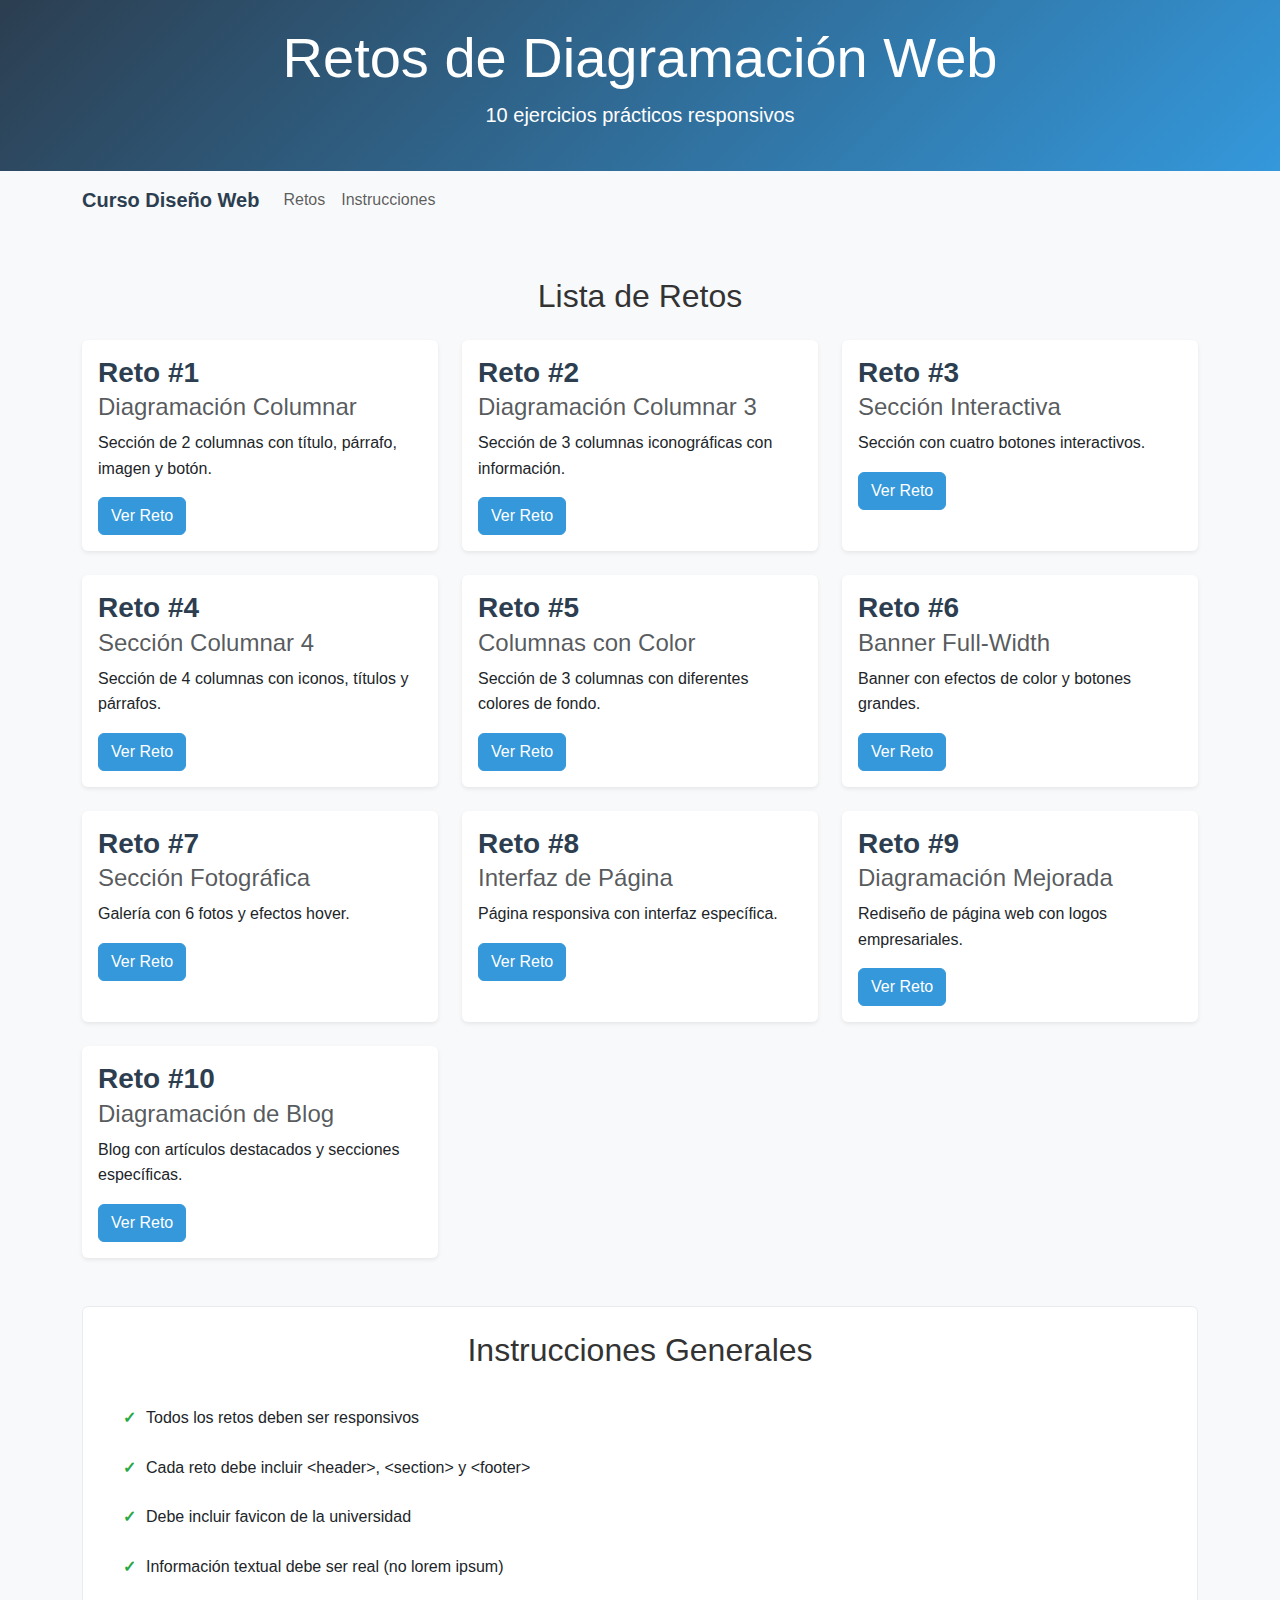
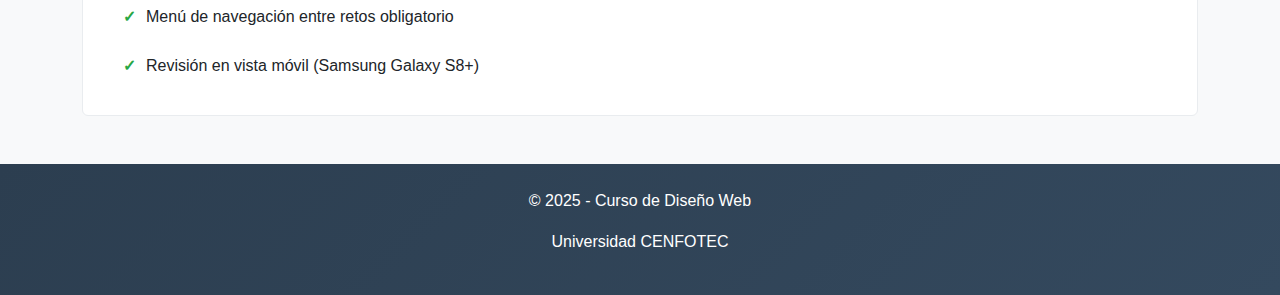
<file: Tarea2/index.html>
<!DOCTYPE html>
<html lang="es">
<head>
    <meta charset="UTF-8">
    <meta name="viewport" content="width=device-width, initial-scale=1.0">
    <title>Retos de Diagramación Web - Curso Diseño Web</title>
    <!-- Bootstrap 5 CDN -->
    <link href="https://cdn.jsdelivr.net/npm/bootstrap@5.3.0/dist/css/bootstrap.min.css" rel="stylesheet">
    <link rel="stylesheet" href="css/index.css">
    <link href="imagenes/favicon.png" rel="icon">
</head>
<body>
    <header class="main-header bg-dark text-white py-4">
        <div class="container text-center">
            <h1 class="display-4">Retos de Diagramación Web</h1>
            <p class="lead">10 ejercicios prácticos responsivos</p>
        </div>
    </header>

    <nav class="navbar navbar-expand-lg navbar-light bg-light sticky-top">
        <div class="container">
            <a class="navbar-brand" href="#">Curso Diseño Web</a>
            <button class="navbar-toggler" type="button" data-bs-toggle="collapse" data-bs-target="#navbarNav">
                <span class="navbar-toggler-icon"></span>
            </button>
            <div class="collapse navbar-collapse" id="navbarNav">
                <ul class="navbar-nav">
                    <li class="nav-item"><a class="nav-link" href="#retos">Retos</a></li>
                    <li class="nav-item"><a class="nav-link" href="#instrucciones">Instrucciones</a></li>
                </ul>
            </div>
        </div>
    </nav>

    <main class="container my-5" id="retos">
        <h2 class="text-center mb-4">Lista de Retos</h2>
        <div class="row g-4">
            <!-- Reto 1 -->
            <div class="col-md-6 col-lg-4">
                <div class="card h-100 shadow-sm">
                    <div class="card-body">
                        <h3 class="card-title">Reto #1</h3>
                        <h4 class="card-subtitle mb-2 text-muted">Diagramación Columnar</h4>
                        <p class="card-text">Sección de 2 columnas con título, párrafo, imagen y botón.</p>
                        <a href="reto1.html" class="btn btn-primary">Ver Reto</a>
                    </div>
                </div>
            </div>
            
            <!-- Reto 2 -->
            <div class="col-md-6 col-lg-4">
                <div class="card h-100 shadow-sm">
                    <div class="card-body">
                        <h3 class="card-title">Reto #2</h3>
                        <h4 class="card-subtitle mb-2 text-muted">Diagramación Columnar 3</h4>
                        <p class="card-text">Sección de 3 columnas iconográficas con información.</p>
                        <a href="reto2.html" class="btn btn-primary">Ver Reto</a>
                    </div>
                </div>
            </div>
            
            <!-- Reto 3 -->
            <div class="col-md-6 col-lg-4">
                <div class="card h-100 shadow-sm">
                    <div class="card-body">
                        <h3 class="card-title">Reto #3</h3>
                        <h4 class="card-subtitle mb-2 text-muted">Sección Interactiva</h4>
                        <p class="card-text">Sección con cuatro botones interactivos.</p>
                        <a href="reto3.html" class="btn btn-primary">Ver Reto</a>
                    </div>
                </div>
            </div>
            
            <!-- Reto 4 -->
            <div class="col-md-6 col-lg-4">
                <div class="card h-100 shadow-sm">
                    <div class="card-body">
                        <h3 class="card-title">Reto #4</h3>
                        <h4 class="card-subtitle mb-2 text-muted">Sección Columnar 4</h4>
                        <p class="card-text">Sección de 4 columnas con iconos, títulos y párrafos.</p>
                        <a href="reto4.html" class="btn btn-primary">Ver Reto</a>
                    </div>
                </div>
            </div>
            
            <!-- Reto 5 -->
            <div class="col-md-6 col-lg-4">
                <div class="card h-100 shadow-sm">
                    <div class="card-body">
                        <h3 class="card-title">Reto #5</h3>
                        <h4 class="card-subtitle mb-2 text-muted">Columnas con Color</h4>
                        <p class="card-text">Sección de 3 columnas con diferentes colores de fondo.</p>
                        <a href="reto5.html" class="btn btn-primary">Ver Reto</a>
                    </div>
                </div>
            </div>
            
            <!-- Reto 6 -->
            <div class="col-md-6 col-lg-4">
                <div class="card h-100 shadow-sm">
                    <div class="card-body">
                        <h3 class="card-title">Reto #6</h3>
                        <h4 class="card-subtitle mb-2 text-muted">Banner Full-Width</h4>
                        <p class="card-text">Banner con efectos de color y botones grandes.</p>
                        <a href="reto6.html" class="btn btn-primary">Ver Reto</a>
                    </div>
                </div>
            </div>
            
            <!-- Reto 7 -->
            <div class="col-md-6 col-lg-4">
                <div class="card h-100 shadow-sm">
                    <div class="card-body">
                        <h3 class="card-title">Reto #7</h3>
                        <h4 class="card-subtitle mb-2 text-muted">Sección Fotográfica</h4>
                        <p class="card-text">Galería con 6 fotos y efectos hover.</p>
                        <a href="reto7.html" class="btn btn-primary">Ver Reto</a>
                    </div>
                </div>
            </div>
            
            <!-- Reto 8 -->
            <div class="col-md-6 col-lg-4">
                <div class="card h-100 shadow-sm">
                    <div class="card-body">
                        <h3 class="card-title">Reto #8</h3>
                        <h4 class="card-subtitle mb-2 text-muted">Interfaz de Página</h4>
                        <p class="card-text">Página responsiva con interfaz específica.</p>
                        <a href="reto8.html" class="btn btn-primary">Ver Reto</a>
                    </div>
                </div>
            </div>
            
            <!-- Reto 9 -->
            <div class="col-md-6 col-lg-4">
                <div class="card h-100 shadow-sm">
                    <div class="card-body">
                        <h3 class="card-title">Reto #9</h3>
                        <h4 class="card-subtitle mb-2 text-muted">Diagramación Mejorada</h4>
                        <p class="card-text">Rediseño de página web con logos empresariales.</p>
                        <a href="reto9.html" class="btn btn-primary">Ver Reto</a>
                    </div>
                </div>
            </div>
            
            <!-- Reto 10 -->
            <div class="col-md-6 col-lg-4">
                <div class="card h-100 shadow-sm">
                    <div class="card-body">
                        <h3 class="card-title">Reto #10</h3>
                        <h4 class="card-subtitle mb-2 text-muted">Diagramación de Blog</h4>
                        <p class="card-text">Blog con artículos destacados y secciones específicas.</p>
                        <a href="reto10.html" class="btn btn-primary">Ver Reto</a>
                    </div>
                </div>
            </div>
        </div>
    </main>

    <section class="container my-5" id="instrucciones">
        <div class="bg-light p-4 rounded">
            <h2 class="text-center mb-4">Instrucciones Generales</h2>
            <ul class="list-group list-group-flush">
                <li class="list-group-item">Todos los retos deben ser responsivos</li>
                <li class="list-group-item">Cada reto debe incluir &lt;header&gt;, &lt;section&gt; y &lt;footer&gt;</li>
                <li class="list-group-item">Debe incluir favicon de la universidad</li>
                <li class="list-group-item">Información textual debe ser real (no lorem ipsum)</li>
                <li class="list-group-item">Menú de navegación entre retos obligatorio</li>
                <li class="list-group-item">Revisión en vista móvil (Samsung Galaxy S8+)</li>
            </ul>
        </div>
    </section>

    <footer class="bg-dark text-white py-4 mt-5">
        <div class="container text-center">
            <p>&copy; 2025 - Curso de Diseño Web</p>
            <p>Universidad CENFOTEC</p>
        </div>
    </footer>

    <!-- Bootstrap JS Bundle with Popper -->
    <script src="https://cdn.jsdelivr.net/npm/bootstrap@5.3.0/dist/js/bootstrap.bundle.min.js"></script>
</body>
</html>
</file>
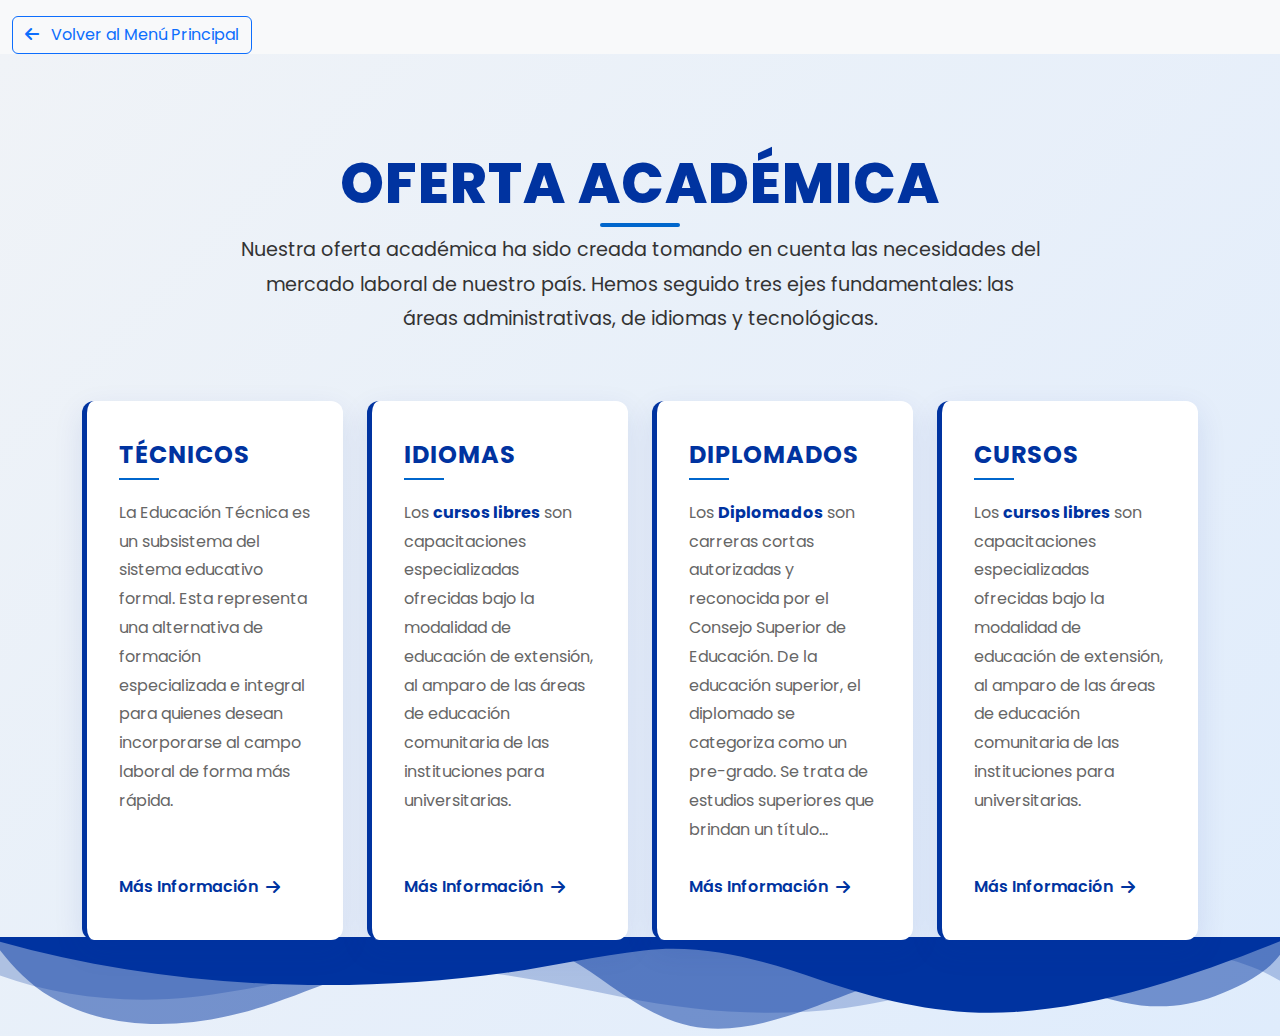
<file: Tarea2/reto3.html>
<!DOCTYPE html>
<html lang="es">
<head>
    <meta charset="UTF-8">
    <meta name="viewport" content="width=device-width, initial-scale=1.0">
    <title>Oferta Académica | Universidad Cenfotec</title>
    <link href="https://fonts.googleapis.com/css2?family=Poppins:wght@400;600;700;800&display=swap" rel="stylesheet">
    <link href="https://cdnjs.cloudflare.com/ajax/libs/font-awesome/6.4.0/css/all.min.css" rel="stylesheet">
    <link href="https://cdnjs.cloudflare.com/ajax/libs/bootstrap/5.3.0/css/bootstrap.min.css" rel="stylesheet">
    <link rel="stylesheet" href="css/reto3.css">
    <link rel="icon" href="imagenes/favicon.png">
</head>
<body>
    <!-- Botón de regreso al index colocado al inicio del body -->
    <div class="container-fluid mt-3">
        <div class="row">
            <div class="col-12">
                <a href="index.html" class="btn btn-outline-primary">
                    <i class="fas fa-arrow-left me-2"></i> Volver al Menú Principal
                </a>
            </div>
        </div>
    </div>

    <section class="academic-section">
        <div class="container">
            <header class="section-header">
                <h1 class="section-title">OFERTA ACADÉMICA</h1>
                <p class="section-subtitle">Nuestra oferta académica ha sido creada tomando en cuenta las necesidades del mercado laboral de nuestro país. Hemos seguido tres ejes fundamentales: las áreas administrativas, de idiomas y tecnológicas.</p>
            </header>

            <div class="row button-row g-4">
                <!-- Técnicos -->
                <div class="col-md-6 col-lg-3">
                    <a href="https://ucenfotec.ac.cr/" target="_blank" class="academic-button">
                        <div class="button-content">
                            <h3 class="button-title">TÉCNICOS</h3>
                            <p class="button-description">La Educación Técnica es un subsistema del sistema educativo formal. Esta representa una alternativa de formación especializada e integral para quienes desean incorporarse al campo laboral de forma más rápida.</p>
                            <div class="button-link-container">
                                <span class="button-link">Más Información</span>
                                <i class="fas fa-arrow-right icon-course" aria-hidden="true"></i>
                            </div>
                        </div>
                    </a>
                </div>

                <!-- Idiomas -->
                <div class="col-md-6 col-lg-3">
                    <a href="https://ucenfotec.ac.cr/" target="_blank" class="academic-button">
                        <div class="button-content">
                            <h3 class="button-title">IDIOMAS</h3>
                            <p class="button-description">Los <strong>cursos libres</strong> son capacitaciones especializadas ofrecidas bajo la modalidad de educación de extensión, al amparo de las áreas de educación comunitaria de las instituciones para universitarias.</p>
                            <div class="button-link-container">
                                <span class="button-link">Más Información</span>
                                <i class="fas fa-arrow-right icon-course" aria-hidden="true"></i>
                            </div>
                        </div>
                    </a>
                </div>

                <!-- Diplomados -->
                <div class="col-md-6 col-lg-3">
                    <a href="https://ucenfotec.ac.cr/" target="_blank" class="academic-button">
                        <div class="button-content">
                            <h3 class="button-title">DIPLOMADOS</h3>
                            <p class="button-description">Los <strong>Diplomados</strong> son carreras cortas autorizadas y reconocida por el Consejo Superior de Educación. De la educación superior, el diplomado se categoriza como un pre-grado. Se trata de estudios superiores que brindan un título...</p>
                            <div class="button-link-container">
                                <span class="button-link">Más Información</span>
                                <i class="fas fa-arrow-right icon-course" aria-hidden="true"></i>
                            </div>
                        </div>
                    </a>
                </div>

                <!-- Cursos -->
                <div class="col-md-6 col-lg-3">
                    <a href="https://ucenfotec.ac.cr/" target="_blank" class="academic-button">
                        <div class="button-content">
                            <h3 class="button-title">CURSOS</h3>
                            <p class="button-description">Los <strong>cursos libres</strong> son capacitaciones especializadas ofrecidas bajo la modalidad de educación de extensión, al amparo de las áreas de educación comunitaria de las instituciones para universitarias.</p>
                            <div class="button-link-container">
                                <span class="button-link">Más Información</span>
                                <i class="fas fa-arrow-right icon-course" aria-hidden="true"></i>
                            </div>
                        </div>
                    </a>
                </div>
            </div>
        </div>
        <div class="wave-decoration"></div>
    </section>

    <script src="https://cdnjs.cloudflare.com/ajax/libs/bootstrap/5.3.0/js/bootstrap.bundle.min.js"></script>
</body>
</html>
</file>
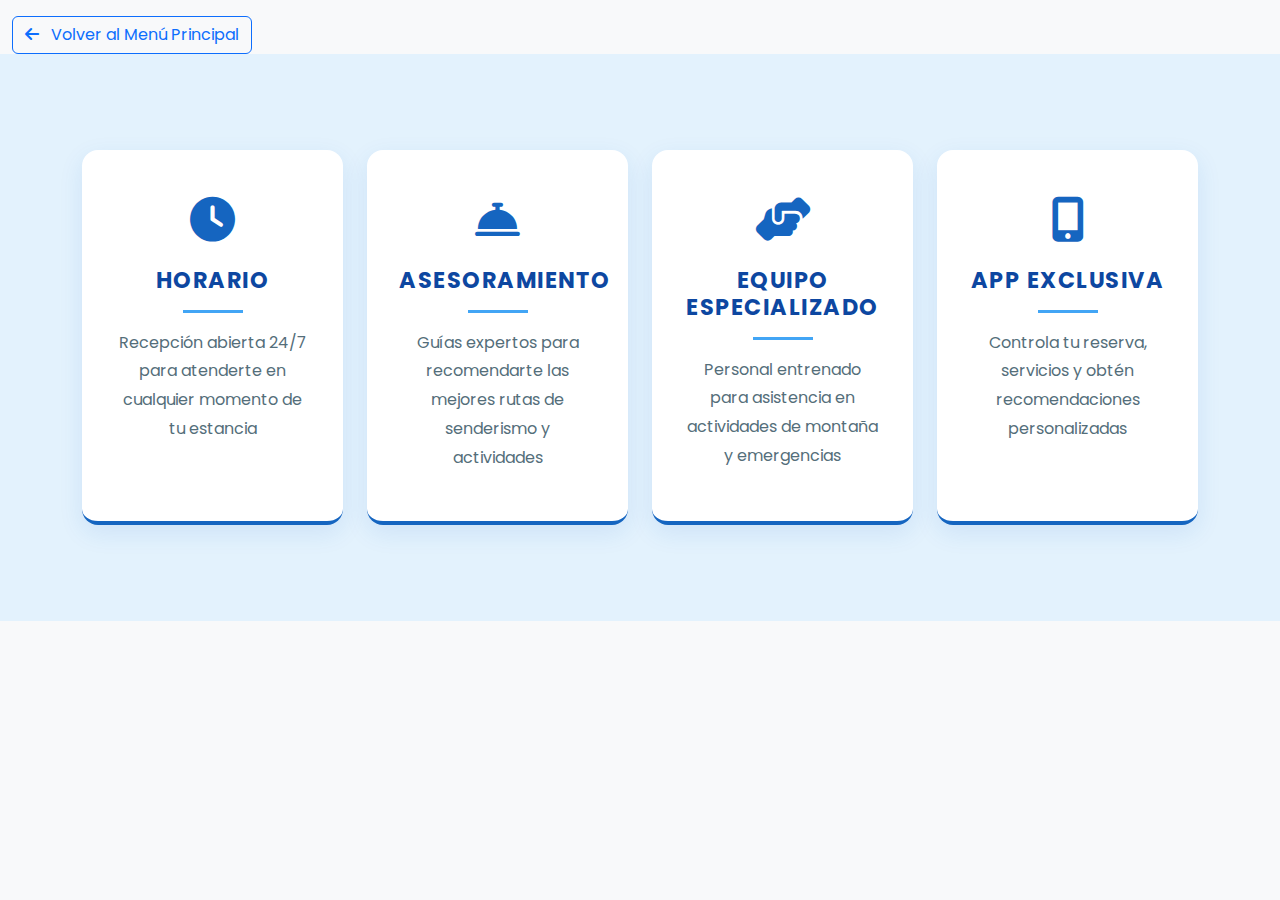
<file: Tarea2/reto4.html>
<!DOCTYPE html>
<html lang="es">
<head>
    <meta charset="UTF-8">
    <meta name="viewport" content="width=device-width, initial-scale=1.0">
    <title>Servicios | Hotel Montaña Azul</title>
    <link href="https://fonts.googleapis.com/css2?family=Poppins:wght@300;400;600;700&display=swap" rel="stylesheet">
    <link href="https://cdnjs.cloudflare.com/ajax/libs/font-awesome/6.4.0/css/all.min.css" rel="stylesheet">
    <link href="https://cdnjs.cloudflare.com/ajax/libs/bootstrap/5.3.0/css/bootstrap.min.css" rel="stylesheet">
    <link rel="stylesheet" href="css/reto4.css">
    <link href="imagenes/favicon.png" rel="icon">
</head>
<body>
    <!-- Botón de regreso al index -->
    <div class="container-fluid mt-3">
        <div class="row">
            <div class="col-12">
                <a href="index.html" class="btn btn-outline-primary">
                    <i class="fas fa-arrow-left me-2"></i> Volver al Menú Principal
                </a>
            </div>
        </div>
    </div>

    <section class="services-section">
        <div class="container">
            <div class="row justify-content-center g-4">
                <!-- Columna 1: Horario -->
                <div class="col-md-8 col-lg-6 col-xl-3">
                    <div class="service-card text-center">
                        <i class="fas fa-clock service-icon mb-4"></i>
                        <h3 class="service-title">HORARIO</h3>
                        <div class="divider my-3"></div>
                        <p class="service-description">Recepción abierta 24/7 para atenderte en cualquier momento de tu estancia</p>
                    </div>
                </div>

                <!-- Columna 2: Asesoramiento -->
                <div class="col-md-8 col-lg-6 col-xl-3">
                    <div class="service-card text-center">
                        <i class="fas fa-concierge-bell service-icon mb-4"></i>
                        <h3 class="service-title">ASESORAMIENTO</h3>
                        <div class="divider my-3"></div>
                        <p class="service-description">Guías expertos para recomendarte las mejores rutas de senderismo y actividades</p>
                    </div>
                </div>

                <!-- Columna 3: Equipo -->
                <div class="col-md-8 col-lg-6 col-xl-3">
                    <div class="service-card text-center">
                        <i class="fas fa-hands-helping service-icon mb-4"></i>
                        <h3 class="service-title">EQUIPO ESPECIALIZADO</h3>
                        <div class="divider my-3"></div>
                        <p class="service-description">Personal entrenado para asistencia en actividades de montaña y emergencias</p>
                    </div>
                </div>

                <!-- Columna 4: App -->
                <div class="col-md-8 col-lg-6 col-xl-3">
                    <div class="service-card text-center">
                        <i class="fas fa-mobile-alt service-icon mb-4"></i>
                        <h3 class="service-title">APP EXCLUSIVA</h3>
                        <div class="divider my-3"></div>
                        <p class="service-description">Controla tu reserva, servicios y obtén recomendaciones personalizadas</p>
                    </div>
                </div>
            </div>
        </div>
    </section>

    <script src="https://cdnjs.cloudflare.com/ajax/libs/bootstrap/5.3.0/js/bootstrap.bundle.min.js"></script>
</body>
</html>
</file>
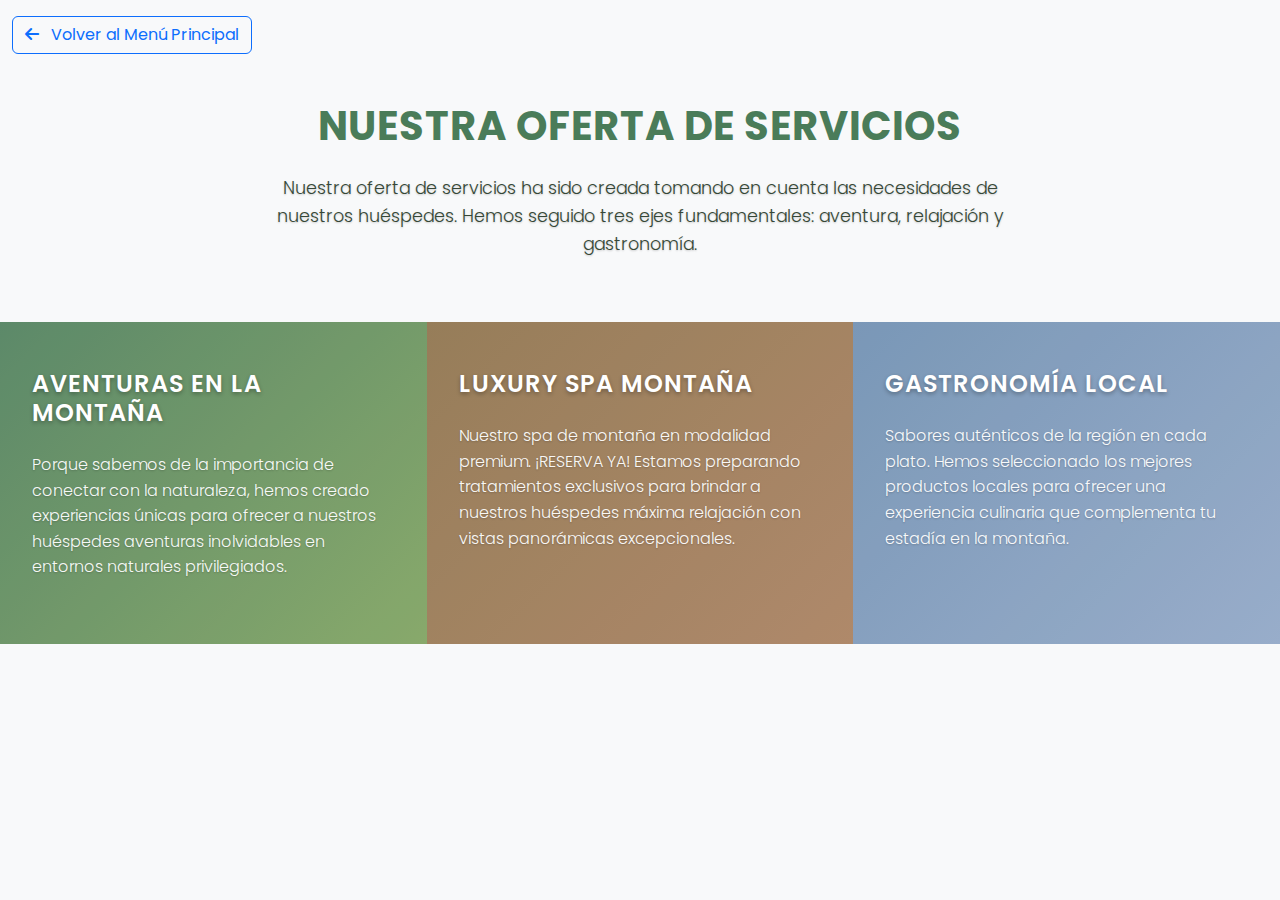
<file: Tarea2/reto5.html>
<!DOCTYPE html>
<html lang="es">
<head>
  <meta charset="UTF-8">
  <meta name="viewport" content="width=device-width, initial-scale=1.0">
  <title>Hotel Montaña Encantada</title>
  <link href="https://cdnjs.cloudflare.com/ajax/libs/bootstrap/5.3.0/css/bootstrap.min.css" rel="stylesheet">
  <link href="https://cdnjs.cloudflare.com/ajax/libs/font-awesome/6.4.0/css/all.min.css" rel="stylesheet">
  <link rel="stylesheet" href="css/reto5.css">
  <link href="https://fonts.googleapis.com/css2?family=Poppins:wght@400;500;600;700&display=swap" rel="stylesheet">
  <link href="imagenes/favicon.png" rel="icon">
</head>
<body>
  <!-- Botón de regreso al index -->
  <div class="container-fluid mt-3">
    <div class="row">
      <div class="col-12">
        <a href="index.html" class="btn btn-outline-primary">
          <i class="fas fa-arrow-left me-2"></i> Volver al Menú Principal
        </a>
      </div>
    </div>
  </div>

  <div class="header">
    <h1>NUESTRA OFERTA DE SERVICIOS</h1>
    <p>Nuestra oferta de servicios ha sido creada tomando en cuenta las necesidades de nuestros huéspedes. Hemos seguido tres ejes fundamentales: aventura, relajación y gastronomía.</p>
  </div>

  <div class="columnas">
    <div class="columna naturaleza">
      <h3>AVENTURAS EN LA MONTAÑA</h3>
      <p>Porque sabemos de la importancia de conectar con la naturaleza, hemos creado experiencias únicas para ofrecer a nuestros huéspedes aventuras inolvidables en entornos naturales privilegiados.</p>
    </div>
    <div class="columna descanso">
      <h3>LUXURY SPA MONTAÑA</h3>
      <p>Nuestro spa de montaña en modalidad premium. ¡RESERVA YA! Estamos preparando tratamientos exclusivos para brindar a nuestros huéspedes máxima relajación con vistas panorámicas excepcionales.</p>
    </div>
    <div class="columna gastronomia">
      <h3>GASTRONOMÍA LOCAL</h3>
      <p>Sabores auténticos de la región en cada plato. Hemos seleccionado los mejores productos locales para ofrecer una experiencia culinaria que complementa tu estadía en la montaña.</p>
    </div>
  </div>

  <script src="https://cdnjs.cloudflare.com/ajax/libs/bootstrap/5.3.0/js/bootstrap.bundle.min.js"></script>
</body>
</html>
</file>
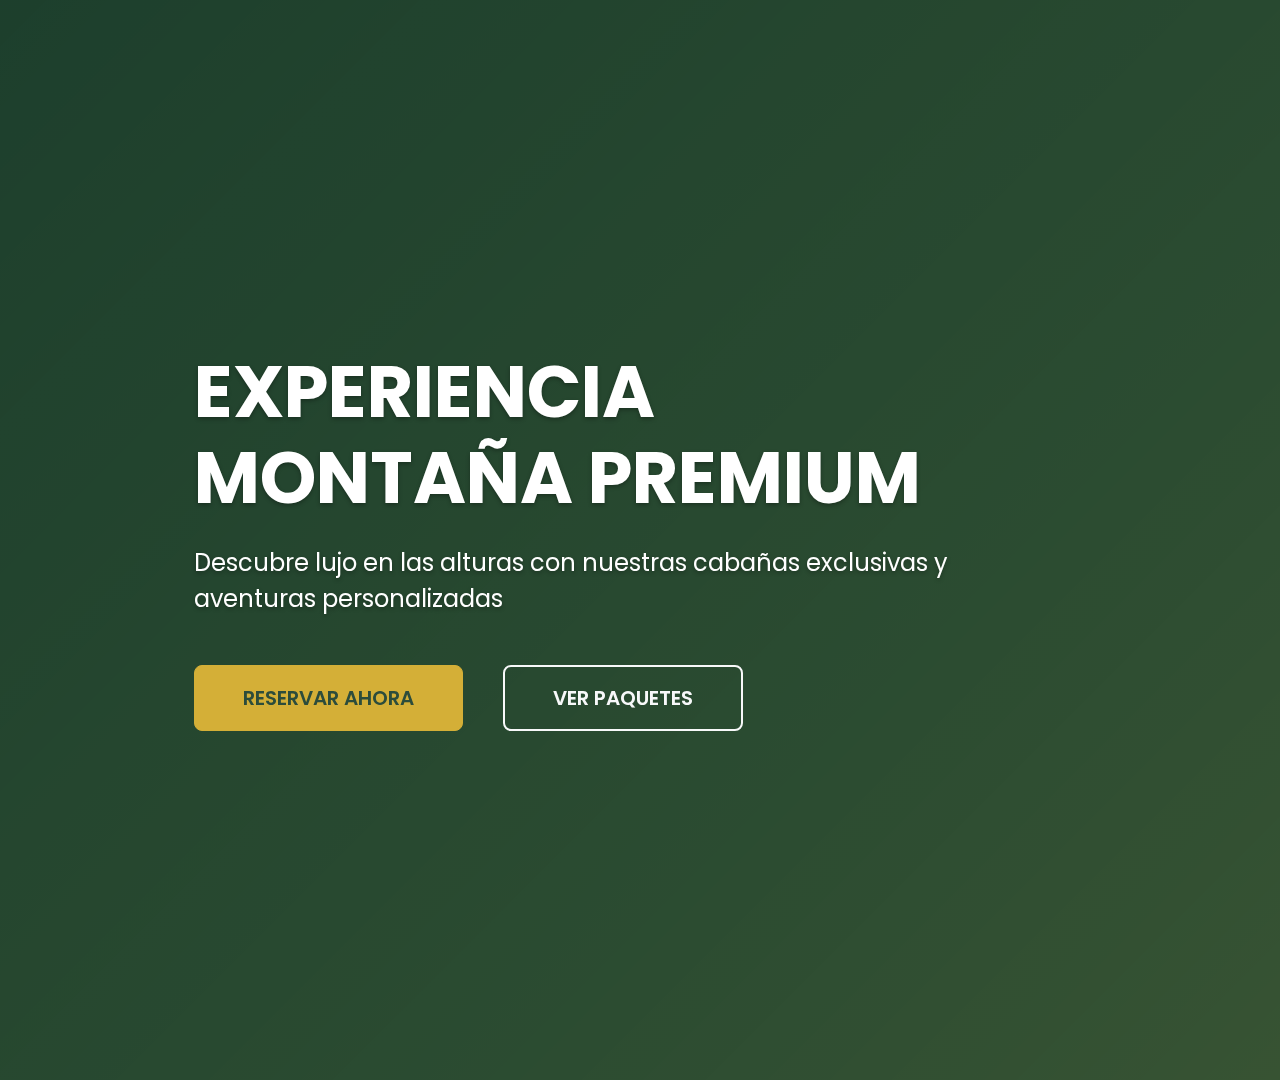
<file: Tarea2/reto6.html>
<!DOCTYPE html>
<html lang="es">
<head>
    <meta charset="UTF-8">
    <meta name="viewport" content="width=device-width, initial-scale=1.0">
    <title>Hotel Montaña Premium - Vive la Aventura</title>
    <link href="https://cdn.jsdelivr.net/npm/bootstrap@5.3.0/dist/css/bootstrap.min.css" rel="stylesheet">
    <link href="https://fonts.googleapis.com/css2?family=Poppins:wght@400;600;700&display=swap" rel="stylesheet">
    <link rel="stylesheet" href="css/reto6.css">
    <link href="imagenes/favicon.png" rel="icon">
</head>
<body>
    <!-- Banner Full Width -->
    <section class="mountain-banner">
        <div class="banner-overlay">
            <div class="container">
                <div class="banner-content">
                    <h1 class="banner-title">EXPERIENCIA MONTAÑA PREMIUM</h1>
                    <p class="banner-text">Descubre lujo en las alturas con nuestras cabañas exclusivas y aventuras personalizadas</p>
                    <div class="banner-buttons">
                        <button class="btn btn-primary btn-lg px-5 py-3 me-3">RESERVAR AHORA</button>
                        <button class="btn btn-outline-light btn-lg px-5 py-3">VER PAQUETES</button>
                    </div>
                </div>
            </div>
        </div>
    </section>

    <script src="https://cdn.jsdelivr.net/npm/bootstrap@5.3.0/dist/js/bootstrap.bundle.min.js"></script>
</body>
</html>
</file>
<file: Tarea2/css/index.css>
/* Estilos Generales */
* {
    margin: 0;
    padding: 0;
    box-sizing: border-box;
}

body {
    font-family: 'Segoe UI', Tahoma, Geneva, Verdana, sans-serif;
    background-color: #f8f9fa;
    color: #333;
    line-height: 1.6;
}

/* Header personalizado */
.main-header {
    background: linear-gradient(135deg, #2c3e50, #3498db) !important;
}

/* Efectos en las tarjetas */
.card {
    transition: transform 0.3s ease, box-shadow 0.3s ease;
    border: none;
}

.card:hover {
    transform: translateY(-5px);
    box-shadow: 0 8px 16px rgba(0, 0, 0, 0.15) !important;
}

/* Mejoras en los títulos de las tarjetas */
.card-title {
    color: #2c3e50;
    font-weight: 600;
}

.text-primary {
    color: #3498db !important;
}

/* Botones personalizados */
.btn-primary {
    background-color: #3498db;
    border-color: #3498db;
    font-weight: 500;
    transition: all 0.3s ease;
}

.btn-primary:hover {
    background-color: #2980b9;
    border-color: #2980b9;
    transform: translateY(-1px);
}

/* Navbar mejoras */
.navbar-brand {
    font-weight: 600;
    color: #2c3e50 !important;
}

.nav-link {
    font-weight: 500;
    transition: color 0.3s ease;
}

.nav-link:hover {
    color: #3498db !important;
}

/* Sección de instrucciones */
#instrucciones .bg-light {
    background-color: #ffffff !important;
    border: 1px solid #e9ecef;
}

.list-group-item {
    border: none;
    padding: 0.75rem 1rem;
    background-color: transparent;
}

.list-group-item:before {
    content: "✓";
    color: #28a745;
    font-weight: bold;
    margin-right: 10px;
}

/* Footer */
footer {
    background: linear-gradient(135deg, #2c3e50, #34495e) !important;
}

/* Responsive mejoras */
@media (max-width: 768px) {
    .main-header h1 {
        font-size: 2rem;
    }
    
    .main-header p {
        font-size: 1rem;
    }
    
    .card-body {
        padding: 1rem;
    }
}

@media (max-width: 576px) {
    .main-header h1 {
        font-size: 1.75rem;
    }
    
    .container {
        padding-left: 10px;
        padding-right: 10px;
    }
}

/* Animaciones adicionales */
@keyframes fadeInUp {
    from {
        opacity: 0;
        transform: translateY(30px);
    }
    to {
        opacity: 1;
        transform: translateY(0);
    }
}

.card {
    animation: fadeInUp 0.6s ease forwards;
}

.card:nth-child(1) { animation-delay: 0.1s; }
.card:nth-child(2) { animation-delay: 0.2s; }
.card:nth-child(3) { animation-delay: 0.3s; }
.card:nth-child(4) { animation-delay: 0.4s; }
.card:nth-child(5) { animation-delay: 0.5s; }
.card:nth-child(6) { animation-delay: 0.6s; }

/* Scroll smooth */
html {
    scroll-behavior: smooth;
}
</file>
<file: Tarea2/css/reto3.css>
:root {
    --primary-blue: #0033a0;
    --secondary-blue: #0066cc;
    --light-blue: #e6f2ff;
    --white: #ffffff;
    --text-dark: #333333;
    --text-light: #666666;
    --transition: all 0.3s ease;
    --box-shadow: 0 10px 30px rgba(0, 51, 160, 0.1);
    --border-radius: 12px;
}

body {
    font-family: 'Poppins', 'Segoe UI', sans-serif;
    background-color: #f8f9fa;
    color: var(--text-dark);
    line-height: 1.7;
    margin: 0;
    padding: 0;
}

.academic-section {
    padding: 6rem 0;
    background: linear-gradient(135deg, #f8f9fa 0%, #e6f2ff 100%);
    position: relative;
    overflow: hidden;
}

.academic-section::before {
    content: "";
    position: absolute;
    top: 0;
    left: 0;
    width: 100%;
    height: 100%;
    background: url('data:image/svg+xml;utf8,<svg xmlns="http://www.w3.org/2000/svg" viewBox="0 0 100 100" preserveAspectRatio="none"><path fill="%230033a0" fill-opacity="0.03" d="M0,0 L100,0 L100,100 L0,100 Z"/></svg>');
    background-size: cover;
    z-index: 0;
}

.container {
    position: relative;
    z-index: 1;
}

.section-header {
    margin-bottom: 4rem;
    text-align: center;
    padding: 0 1rem;
}

.section-title {
    font-size: 3.5rem;
    font-weight: 800;
    color: var(--primary-blue);
    margin-bottom: 1rem;
    text-transform: uppercase;
    letter-spacing: 1px;
    position: relative;
    display: inline-block;
}

.section-title::after {
    content: "";
    position: absolute;
    bottom: -10px;
    left: 50%;
    transform: translateX(-50%);
    width: 80px;
    height: 4px;
    background: var(--secondary-blue);
    border-radius: 2px;
}

.section-subtitle {
    font-size: 1.2rem;
    color: var(--text-dark);
    max-width: 800px;
    margin: 0 auto;
    line-height: 1.8;
    font-weight: 400;
}

.button-row {
    justify-content: center;
}

.academic-button {
    display: block;
    height: 100%;
    background-color: var(--white);
    border: none;
    border-radius: var(--border-radius);
    padding: 2.5rem 2rem;
    text-decoration: none;
    color: var(--text-dark);
    transition: var(--transition);
    box-shadow: var(--box-shadow);
    position: relative;
    overflow: hidden;
    border-left: 5px solid var(--primary-blue);
    cursor: pointer;
}

.academic-button::before {
    content: "";
    position: absolute;
    top: 0;
    left: 0;
    width: 100%;
    height: 100%;
    background: linear-gradient(135deg, rgba(0, 51, 160, 0.05) 0%, rgba(0, 102, 204, 0.05) 100%);
    z-index: 0;
    opacity: 0;
    transition: var(--transition);
}

.academic-button:hover {
    transform: translateY(-8px);
    box-shadow: 0 15px 35px rgba(0, 51, 160, 0.15);
}

.academic-button:hover::before {
    opacity: 1;
}

.button-content {
    height: 100%;
    display: flex;
    flex-direction: column;
    position: relative;
    z-index: 1;
}

.button-title {
    font-size: 1.5rem;
    font-weight: 700;
    color: var(--primary-blue);
    margin-bottom: 1.2rem;
    position: relative;
    padding-bottom: 10px;
    text-transform: uppercase;
    letter-spacing: 1px;
}

.button-title::after {
    content: "";
    position: absolute;
    bottom: 0;
    left: 0;
    width: 40px;
    height: 2px;
    background: var(--secondary-blue);
    transition: var(--transition);
}

.academic-button:hover .button-title::after {
    width: 60px;
}

.button-description {
    color: var(--text-light);
    flex-grow: 1;
    margin-bottom: 1.8rem;
    line-height: 1.8;
    font-size: 1rem;
}

.button-description strong {
    font-weight: 700;
    color: var(--primary-blue);
}

.button-link-container {
    display: flex;
    align-items: center;
    gap: 8px;
}

.button-link {
    color: var(--primary-blue);
    font-weight: 600;
    text-decoration: none;
    transition: var(--transition);
    font-size: 1rem;
}

.icon-course {
    color: var(--primary-blue);
    transition: var(--transition);
}

.academic-button:hover .button-link {
    color: var(--secondary-blue);
}

.academic-button:hover .icon-course {
    transform: translateX(5px);
    color: var(--secondary-blue);
}

.wave-decoration {
    position: absolute;
    bottom: -1px;
    left: 0;
    width: 100%;
    height: 100px;
    background: url('data:image/svg+xml;utf8,<svg xmlns="http://www.w3.org/2000/svg" viewBox="0 0 1200 120" preserveAspectRatio="none"><path d="M0,0V46.29c47.79,22.2,103.59,32.17,158,28,70.36-5.37,136.33-33.31,206.8-37.5C438.64,32.43,512.34,53.67,583,72.05c69.27,18,138.3,24.88,209.4,13.08,36.15-6,69.85-17.84,104.45-29.34C989.49,25,1113-14.29,1200,52.47V0Z" opacity=".25" fill="%230033a0"></path><path d="M0,0V15.81C13,36.92,27.64,56.86,47.69,72.05,99.41,111.27,165,111,224.58,91.58c31.15-10.15,60.09-26.07,89.67-39.8,40.92-19,84.73-46,130.83-49.67,36.26-2.85,70.9,9.42,98.6,31.56,31.77,25.39,62.32,62,103.63,73,40.44,10.79,81.35-6.69,119.13-24.28s75.16-39,116.92-43.05c59.73-5.85,113.28,22.88,168.9,38.84,30.2,8.66,59,6.17,87.09-7.5,22.43-10.89,48-26.93,60.65-49.24V0Z" opacity=".5" fill="%230033a0"></path><path d="M0,0V5.63C149.93,59,314.09,71.32,475.83,42.57c43-7.64,84.23-20.12,127.61-26.46,59-8.63,112.48,12.24,165.56,35.4C827.93,77.22,886,95.24,951.2,90c86.53-7,172.46-45.71,248.8-84.81V0Z" fill="%230033a0"></path></svg>');
    background-size: cover;
    background-repeat: no-repeat;
    z-index: 0;
}

@media (max-width: 992px) {
    .section-title {
        font-size: 2.8rem;
    }
    
    .academic-button {
        padding: 2rem 1.5rem;
    }
}

@media (max-width: 768px) {
    .academic-section {
        padding: 4rem 0;
    }
    
    .section-title {
        font-size: 2.2rem;
    }
    
    .section-subtitle {
        font-size: 1.1rem;
    }
    
    .button-title {
        font-size: 1.3rem;
    }
    
    .button-description {
        font-size: 0.95rem;
    }
}
</file>
<file: Tarea2/css/reto4.css>
:root {
    --primary-blue: #1565c0;
    --secondary-blue: #42a5f5;
    --dark-blue: #0d47a1;
    --light-blue: #e3f2fd;
    --white: #ffffff;
    --text-dark: #212121;
    --text-light: #546e7a;
    --transition: all 0.3s ease;
    --box-shadow: 0 8px 25px rgba(21, 101, 192, 0.1);
}

body {
    font-family: 'Poppins', sans-serif;
    background-color: #f8f9fa;
    color: var(--text-dark);
    line-height: 1.6;
}

.services-section {
    padding: 6rem 0;
    background-color: var(--light-blue);
    position: relative;
    overflow: hidden;
}

.container {
    position: relative;
    z-index: 1;
}

.service-card {
    background-color: var(--white);
    border-radius: 16px;
    padding: 3rem 2rem;
    height: 100%;
    transition: var(--transition);
    box-shadow: var(--box-shadow);
    border-bottom: 4px solid var(--primary-blue);
    position: relative;
    overflow: hidden;
}

.service-card::before {
    content: '';
    position: absolute;
    top: 0;
    left: 0;
    width: 100%;
    height: 100%;
    background: linear-gradient(135deg, rgba(21, 101, 192, 0.03) 0%, rgba(66, 165, 245, 0.03) 100%);
    z-index: 0;
    opacity: 0;
    transition: var(--transition);
}

.service-card:hover {
    transform: translateY(-10px);
    box-shadow: 0 15px 30px rgba(21, 101, 192, 0.15);
}

.service-card:hover::before {
    opacity: 1;
}

.service-icon {
    font-size: 2.8rem;
    color: var(--primary-blue);
    margin-bottom: 1.5rem;
    transition: var(--transition);
    position: relative;
    z-index: 1;
}

.service-card:hover .service-icon {
    color: var(--secondary-blue);
    transform: rotate(10deg) scale(1.1);
}

.service-title {
    font-size: 1.4rem;
    font-weight: 700;
    color: var(--dark-blue);
    margin-bottom: 1rem;
    text-transform: uppercase;
    letter-spacing: 1.5px;
    position: relative;
    z-index: 1;
}

.divider {
    width: 60px;
    height: 3px;
    background: var(--secondary-blue);
    margin: 0 auto;
    transition: var(--transition);
}

.service-card:hover .divider {
    width: 80px;
    background: var(--primary-blue);
}

.service-description {
    color: var(--text-light);
    font-size: 1rem;
    line-height: 1.8;
    margin-bottom: 0;
    position: relative;
    z-index: 1;
}

@media (max-width: 1200px) {
    .service-card {
        padding: 2.5rem 1.5rem;
    }
}

@media (max-width: 992px) {
    .services-section {
        padding: 5rem 0;
    }
    
    .service-icon {
        font-size: 2.5rem;
    }
    
    .service-title {
        font-size: 1.3rem;
    }
}

@media (max-width: 768px) {
    .services-section {
        padding: 4rem 0;
    }
    
    .service-card {
        padding: 2rem 1.5rem;
        max-width: 400px;
        margin: 0 auto;
    }
    
    .service-icon {
        font-size: 2.2rem;
    }
    
    .service-title {
        font-size: 1.2rem;
    }
    
    .service-description {
        font-size: 0.95rem;
    }
}
</file>
<file: Tarea2/css/reto5.css>
:root {
  --verde-bosque: #4a7c59;
  --marron-cabana: #8b6f47;
  --azul-montana: #6b8caf;
  --texto-claro: #fefefe;
  --texto-oscuro: #2c3e2d;
  --dorado-calido: #c8a882;
  --verde-suave: #7ba05b;
  --terracota: #a67c5a;
}

body {
  font-family: 'Poppins', sans-serif;
  margin: 0;
  padding: 0;
  background-color: #f8f9fa;
  color: var(--texto-oscuro);
  line-height: 1.6;
}

.header {
  text-align: center;
  padding: 3rem 1rem;
  max-width: 800px;
  margin: 0 auto;
}

h1 {
  color: var(--verde-bosque);
  font-size: 2.5rem;
  margin-bottom: 1.5rem;
  font-weight: 700;
  text-transform: uppercase;
  letter-spacing: 1px;
}

.header p {
  font-size: 1.1rem;
  color: var(--texto-oscuro);
}

.columnas {
  display: flex;
  flex-wrap: wrap;
  margin: 0;
}

.columna {
  flex: 1;
  padding: 3rem 2rem;
  color: var(--texto-claro);
  box-sizing: border-box;
  min-width: 300px;
  transition: all 0.3s ease;
  position: relative;
  overflow: hidden;
}

.columna::before {
  content: '';
  position: absolute;
  top: 0;
  left: 0;
  width: 100%;
  height: 100%;
  background: rgba(255,255,255,0.1);
  z-index: 0;
}

.columna:hover {
  transform: scale(1.02);
  z-index: 1;
  box-shadow: 0 15px 35px rgba(0,0,0,0.15);
  filter: brightness(1.1);
}

/* Colores naturales mejorados */
.naturaleza {
  background: linear-gradient(135deg, var(--verde-bosque) 0%, var(--verde-suave) 100%);
}

.descanso {
  background: linear-gradient(135deg, var(--marron-cabana) 0%, var(--terracota) 100%);
}

.gastronomia {
  background: linear-gradient(135deg, var(--azul-montana) 0%, #8da4c4 100%);
}

h3 {
  margin-top: 0;
  font-weight: 600;
  color: #fff;
  font-size: 1.5rem;
  margin-bottom: 1.5rem;
  position: relative;
  z-index: 1;
  text-transform: uppercase;
  letter-spacing: 1px;
  text-shadow: 0 2px 4px rgba(0,0,0,0.3);
}

p {
  position: relative;
  z-index: 1;
  font-weight: 300;
  opacity: 0.95;
  text-shadow: 0 1px 2px rgba(0,0,0,0.2);
}

/* Responsivo para pantallas pequeñas */
@media (max-width: 768px) {
  .columna {
    flex: 100%;
    padding: 2rem 1.5rem;
  }
  
  h1 {
    font-size: 2rem;
  }
  
  .header p {
    font-size: 1rem;
  }
  
  h3 {
    font-size: 1.3rem;
  }
}

@media (max-width: 480px) {
  .header {
    padding: 2rem 1rem;
  }
  
  h1 {
    font-size: 1.8rem;
  }
  
  h3 {
    font-size: 1.2rem;
  }
}
</file>
<file: Tarea2/css/reto6.css>
:root {
    --primary-color: #2c4c3b;
    --secondary-color: #d4af37;
    --dark-overlay: rgba(0, 0, 0, 0.4);
}

body {
    margin: 0;
    padding: 0;
    font-family: 'Poppins', sans-serif;
}

.mountain-banner {
    width: 100%;
    height: 1080px;
    background-image: url('https://images.unsplash.com/photo-1517825738774-7de9363ef735?ixlib=rb-4.0.3&ixid=M3wxMjA3fDB8MHxwaG90by1wYWdlfHx8fGVufDB8fHx8fA%3D%3D&auto=format&fit=crop&w=1920&q=80');
    background-size: cover;
    background-position: center;
    background-repeat: no-repeat;
    position: relative;
    box-shadow: inset 0 0 0 1000px rgba(44, 76, 59, 0.3);
    background-color: #2c4c3b;
    background-blend-mode: overlay;
    display: flex;
    align-items: center;
    overflow: hidden;
}

.mountain-banner::before {
    content: '';
    position: absolute;
    top: 0;
    left: 0;
    width: 100%;
    height: 100%;
    background: linear-gradient(135deg, rgba(44, 76, 59, 0.6) 0%, rgba(212, 175, 55, 0.3) 100%);
    mix-blend-mode: soft-light;
}

.banner-overlay {
    position: relative;
    z-index: 2;
    width: 100%;
    height: 100%;
    display: flex;
    align-items: center;
}

.banner-content {
    max-width: 800px;
    margin-left: 10%;
    color: white;
    text-shadow: 0 2px 4px rgba(0, 0, 0, 0.3);
}

.banner-title {
    font-size: 4.5rem;
    font-weight: 700;
    margin-bottom: 1.5rem;
    line-height: 1.2;
    text-transform: uppercase;
}

.banner-text {
    font-size: 1.5rem;
    margin-bottom: 3rem;
    font-weight: 400;
}

.banner-buttons {
    display: flex;
    gap: 1.5rem;
}

.btn-primary {
    background-color: var(--secondary-color);
    border-color: var(--secondary-color);
    color: var(--primary-color);
    font-weight: 600;
    transition: all 0.3s ease;
}

.btn-primary:hover {
    background-color: #c19b2c;
    border-color: #c19b2c;
    transform: translateY(-3px);
    box-shadow: 0 10px 20px rgba(0, 0, 0, 0.2);
}

.btn-outline-light {
    border-width: 2px;
    font-weight: 600;
    transition: all 0.3s ease;
}

.btn-outline-light:hover {
    background-color: rgba(255, 255, 255, 0.1);
    transform: translateY(-3px);
    box-shadow: 0 10px 20px rgba(0, 0, 0, 0.2);
}

/* Responsive Design */
@media (max-width: 1200px) {
    .banner-title {
        font-size: 3.8rem;
    }
    
    .banner-text {
        font-size: 1.3rem;
    }
}

@media (max-width: 992px) {
    .mountain-banner {
        height: 800px;
    }
    
    .banner-content {
        margin-left: 5%;
    }
    
    .banner-title {
        font-size: 3.2rem;
    }
}

@media (max-width: 768px) {
    .mountain-banner {
        min-height: 100vh;
        height: auto;
        text-align: center;
        padding: 4rem 0;
    }
    
    .banner-content {
        margin: 0 auto;
        padding: 2rem;
        max-width: 90%;
    }
    
    .banner-title {
        font-size: 2.2rem;
        margin-bottom: 1rem;
        line-height: 1.3;
    }
    
    .banner-text {
        font-size: 1rem;
        margin-bottom: 2.5rem;
        line-height: 1.5;
    }
    
    .banner-buttons {
        flex-direction: column;
        gap: 1rem;
        align-items: center;
    }
    
    .btn {
        width: 100%;
        max-width: 280px;
    }
}

@media (max-width: 576px) {
    .mountain-banner {
        min-height: 100vh;
        padding: 3rem 0;
    }
    
    .banner-content {
        padding: 1.5rem;
        max-width: 95%;
    }
    
    .banner-title {
        font-size: 1.8rem;
        margin-bottom: 1rem;
    }
    
    .banner-text {
        font-size: 0.95rem;
        margin-bottom: 2rem;
        line-height: 1.6;
    }
    
    .btn {
        padding: 0.9rem 1.5rem !important;
        font-size: 0.95rem;
        max-width: 250px;
    }
}

@media (max-width: 400px) {
    .mountain-banner {
        padding: 2rem 0;
    }
    
    .banner-content {
        padding: 1rem;
    }
    
    .banner-title {
        font-size: 1.6rem;
    }
    
    .banner-text {
        font-size: 0.9rem;
        margin-bottom: 1.8rem;
    }
    
    .btn {
        padding: 0.8rem 1.2rem !important;
        font-size: 0.9rem;
    }
}
.back-button-container {
    position: fixed;
    top: 20px;
    left: 20px;
    z-index: 1000;
}

.btn-back {
    background-color: rgba(0, 0, 0, 0.3) !important;
    border: 2px solid white !important;
    transition: all 0.3s ease;
}

.btn-back:hover {
    background-color: rgba(0, 0, 0, 0.5) !important;
    transform: translateX(-3px);
}
</file>
